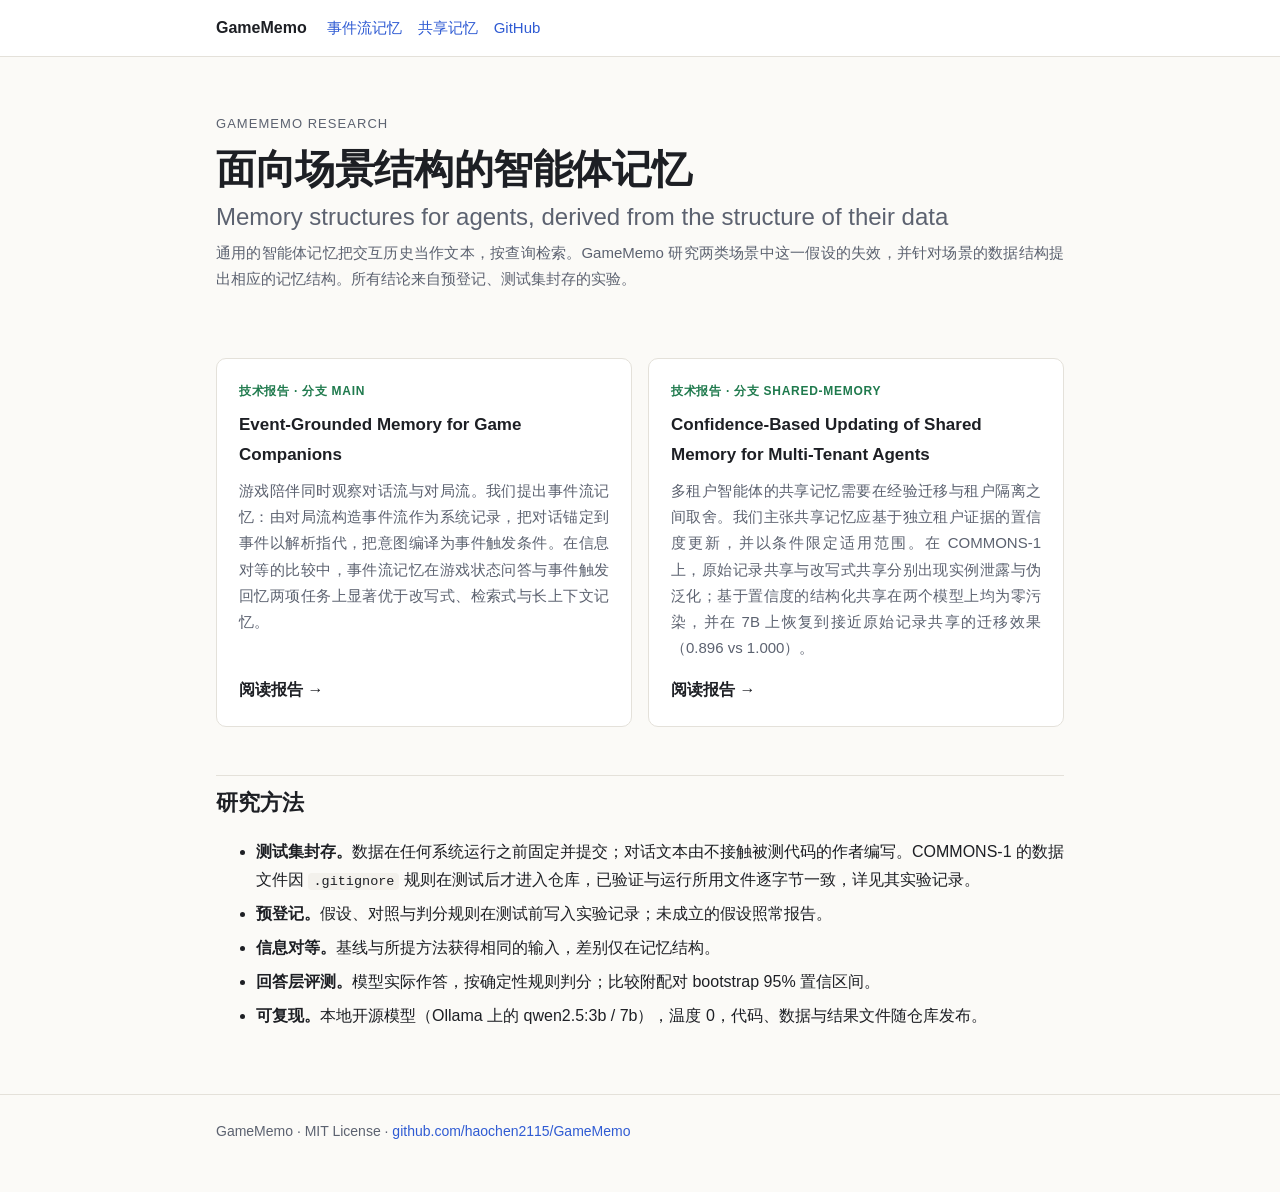
<file: index.html>
<!doctype html>
<html lang="zh-CN">
<head>
<meta charset="utf-8">
<meta name="viewport" content="width=device-width, initial-scale=1">
<title>GameMemo Research</title>
<meta name="description" content="GameMemo 项目：面向游戏陪伴的事件流记忆，以及多租户智能体共享记忆的置信度更新。">
<link rel="stylesheet" href="assets/style.css">
</head>
<body>
<header class="top"><div class="wrap">
  <a class="brand" href="./">GameMemo</a>
  <nav>
    <a href="game-memory/">事件流记忆</a>
    <a href="shared-memory/">共享记忆</a>
    <a href="https://github.com/haochen2115/GameMemo">GitHub</a>
  </nav>
</div></header>

<main class="wrap paper">
  <section class="hero">
    <p class="eyebrow">GameMemo Research</p>
    <h1>面向场景结构的智能体记忆<span class="sub">Memory structures for agents, derived from the structure of their data</span></h1>
    <p class="meta">通用的智能体记忆把交互历史当作文本，按查询检索。GameMemo 研究两类场景中这一假设的失效，并针对场景的数据结构提出相应的记忆结构。所有结论来自预登记、测试集封存的实验。</p>
  </section>

  <div class="cards">
    <a class="card" href="game-memory/" style="color:inherit;text-decoration:none">
      <div class="tag formal">技术报告 · 分支 main</div>
      <h3>Event-Grounded Memory for Game Companions</h3>
      <p>游戏陪伴同时观察对话流与对局流。我们提出事件流记忆：由对局流构造事件流作为系统记录，把对话锚定到事件以解析指代，把意图编译为事件触发条件。在信息对等的比较中，事件流记忆在游戏状态问答与事件触发回忆两项任务上显著优于改写式、检索式与长上下文记忆。</p>
      <span class="more">阅读报告 →</span>
    </a>
    <a class="card" href="shared-memory/" style="color:inherit;text-decoration:none">
      <div class="tag formal">技术报告 · 分支 shared-memory</div>
      <h3>Confidence-Based Updating of Shared Memory for Multi-Tenant Agents</h3>
      <p>多租户智能体的共享记忆需要在经验迁移与租户隔离之间取舍。我们主张共享记忆应基于独立租户证据的置信度更新，并以条件限定适用范围。在 COMMONS-1 上，原始记录共享与改写式共享分别出现实例泄露与伪泛化；基于置信度的结构化共享在两个模型上均为零污染，并在 7B 上恢复到接近原始记录共享的迁移效果（0.896 vs 1.000）。</p>
      <span class="more">阅读报告 →</span>
    </a>
  </div>

  <h2>研究方法</h2>
  <ul class="tight">
    <li><strong>测试集封存。</strong>数据在任何系统运行之前固定并提交；对话文本由不接触被测代码的作者编写。COMMONS-1 的数据文件因 <code>.gitignore</code> 规则在测试后才进入仓库，已验证与运行所用文件逐字节一致，详见其实验记录。</li>
    <li><strong>预登记。</strong>假设、对照与判分规则在测试前写入实验记录；未成立的假设照常报告。</li>
    <li><strong>信息对等。</strong>基线与所提方法获得相同的输入，差别仅在记忆结构。</li>
    <li><strong>回答层评测。</strong>模型实际作答，按确定性规则判分；比较附配对 bootstrap 95% 置信区间。</li>
    <li><strong>可复现。</strong>本地开源模型（Ollama 上的 qwen2.5:3b / 7b），温度 0，代码、数据与结果文件随仓库发布。</li>
  </ul>
</main>

<footer><div class="wrap">GameMemo · MIT License · <a href="https://github.com/haochen2115/GameMemo">github.com/haochen2115/GameMemo</a></div></footer>
</body>
</html>
</file>
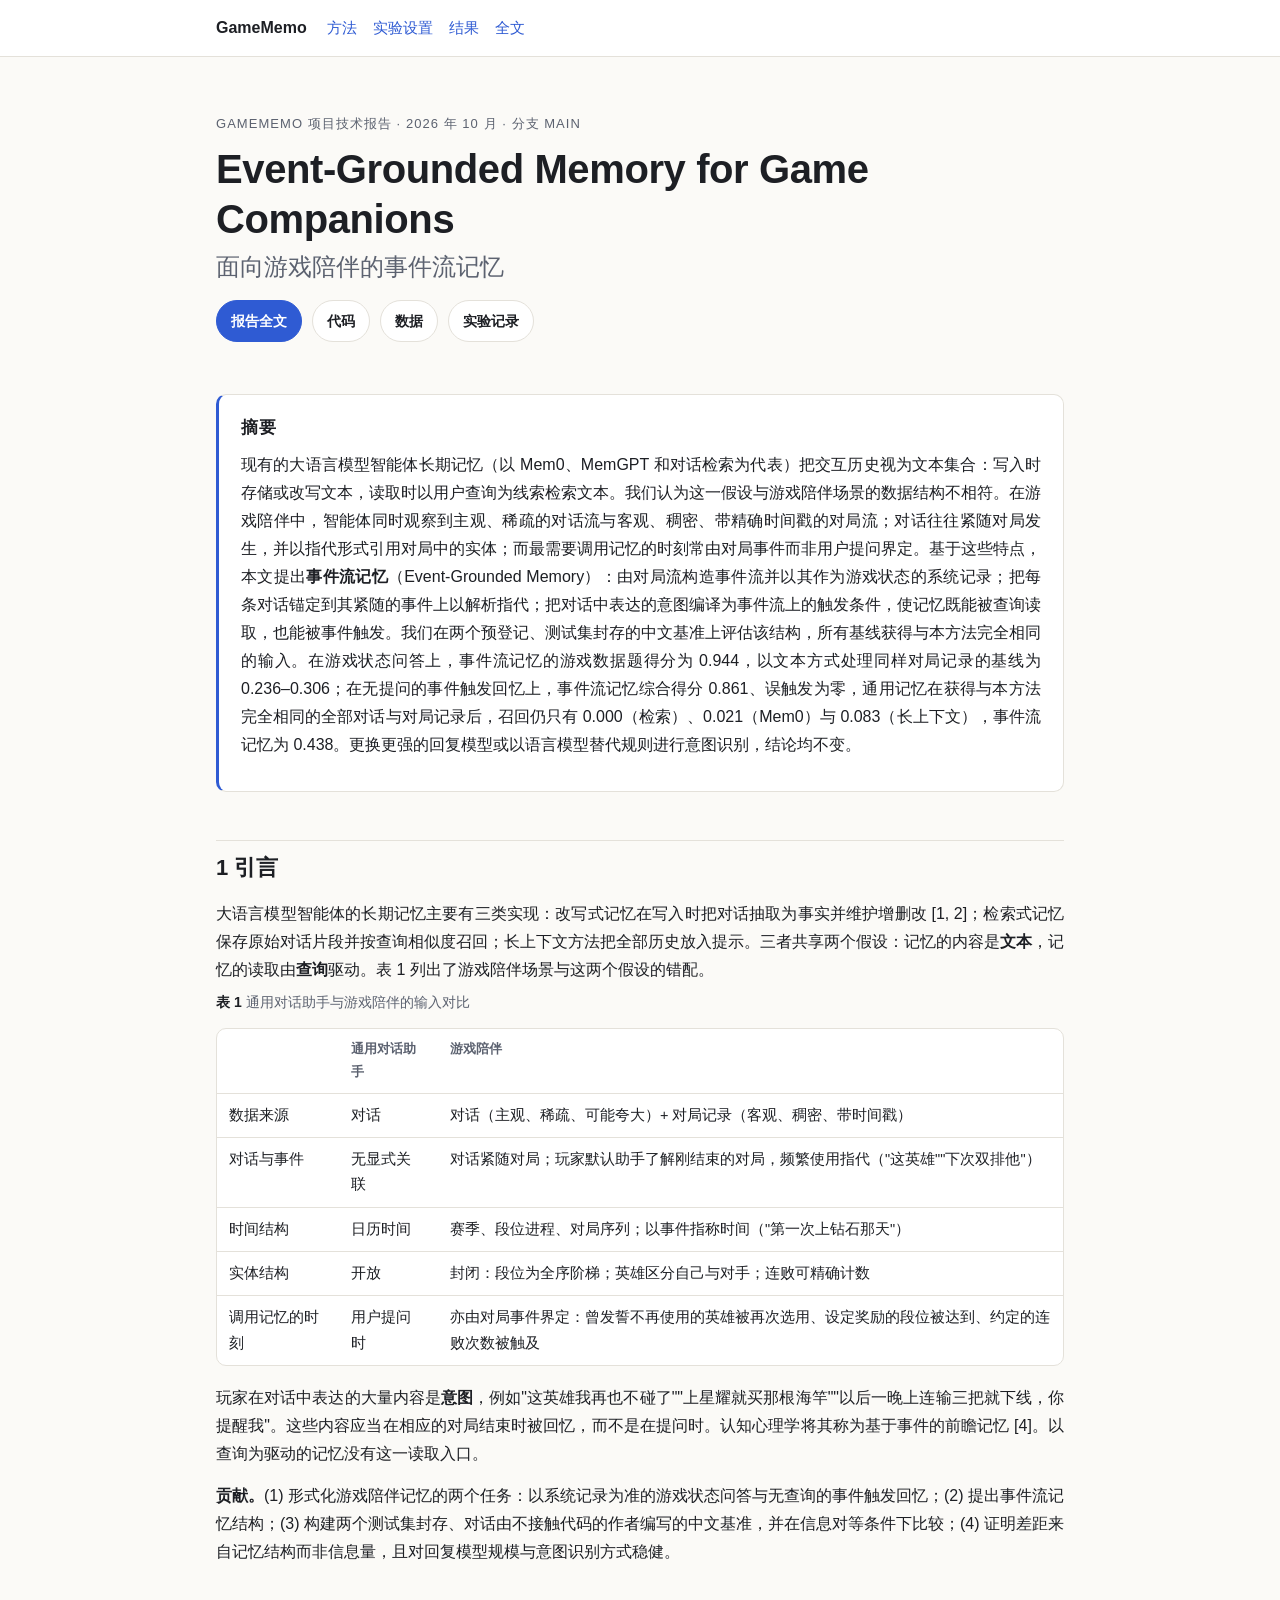
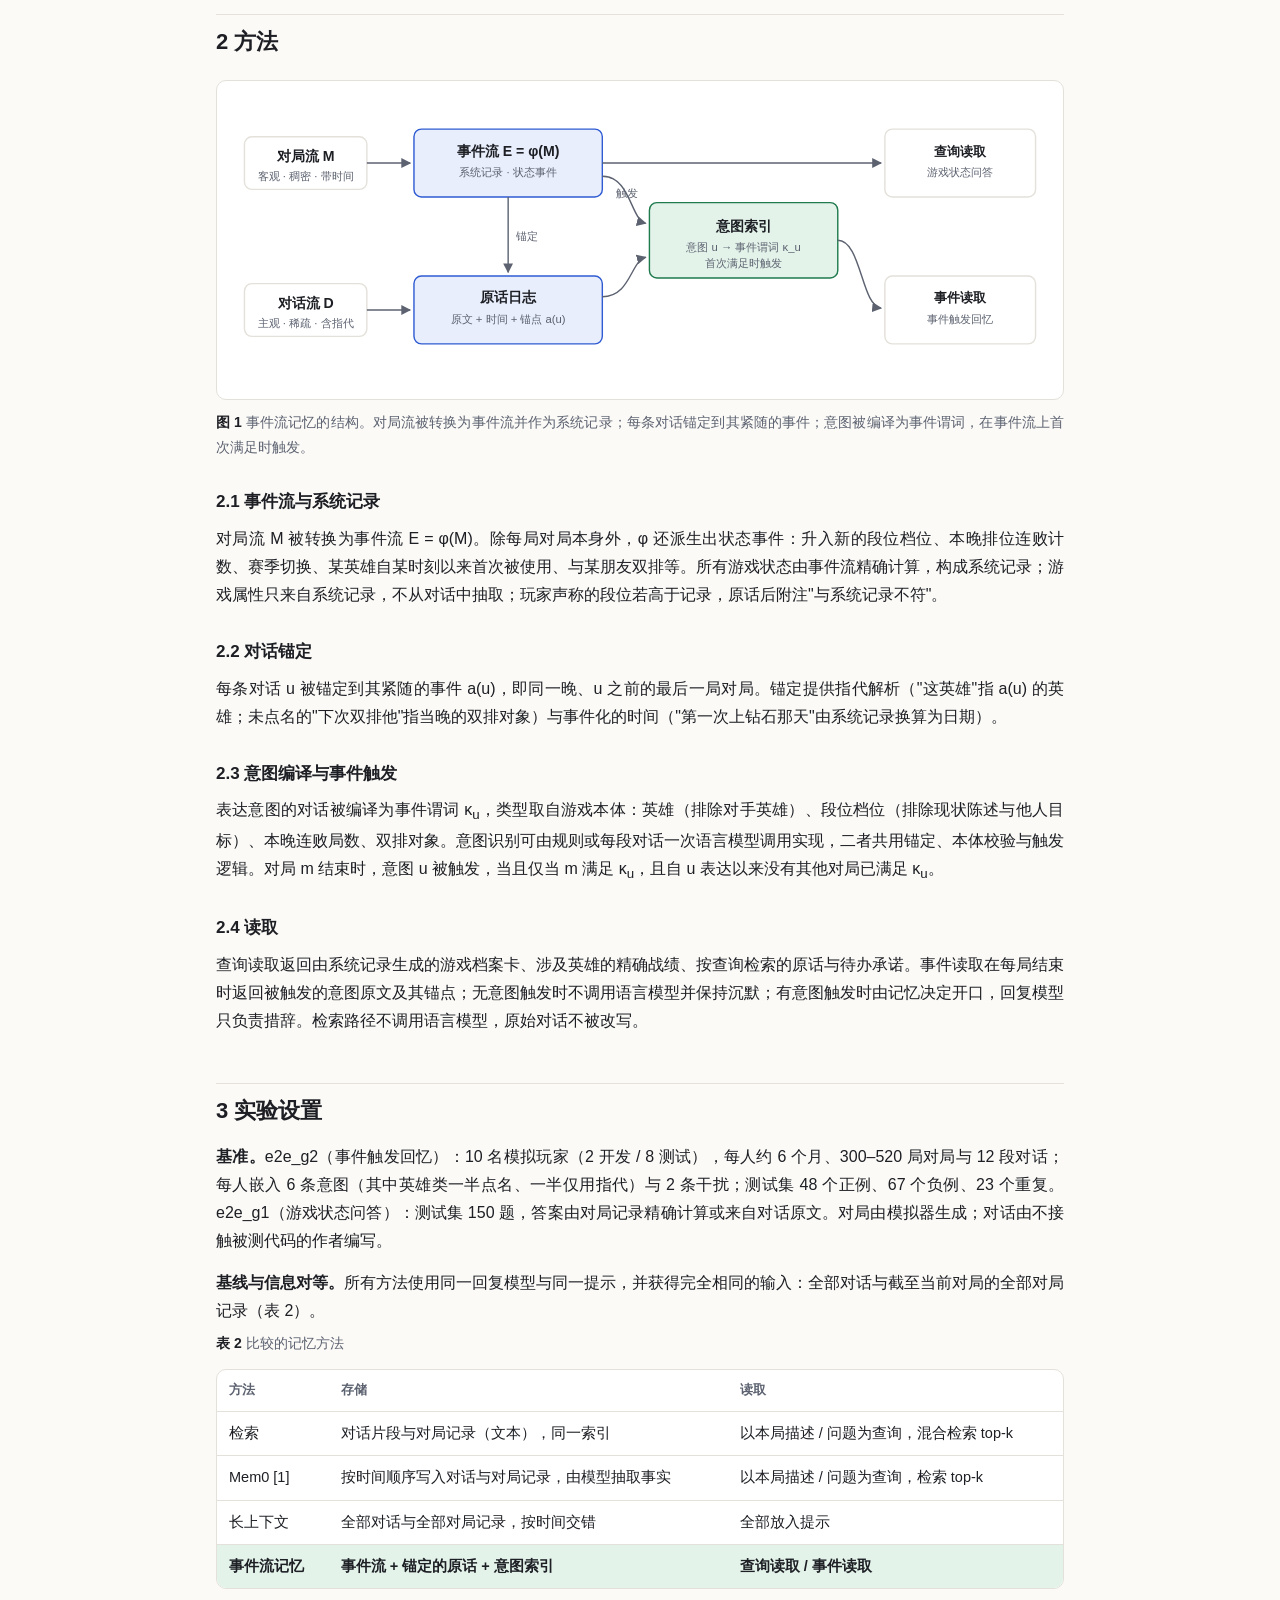
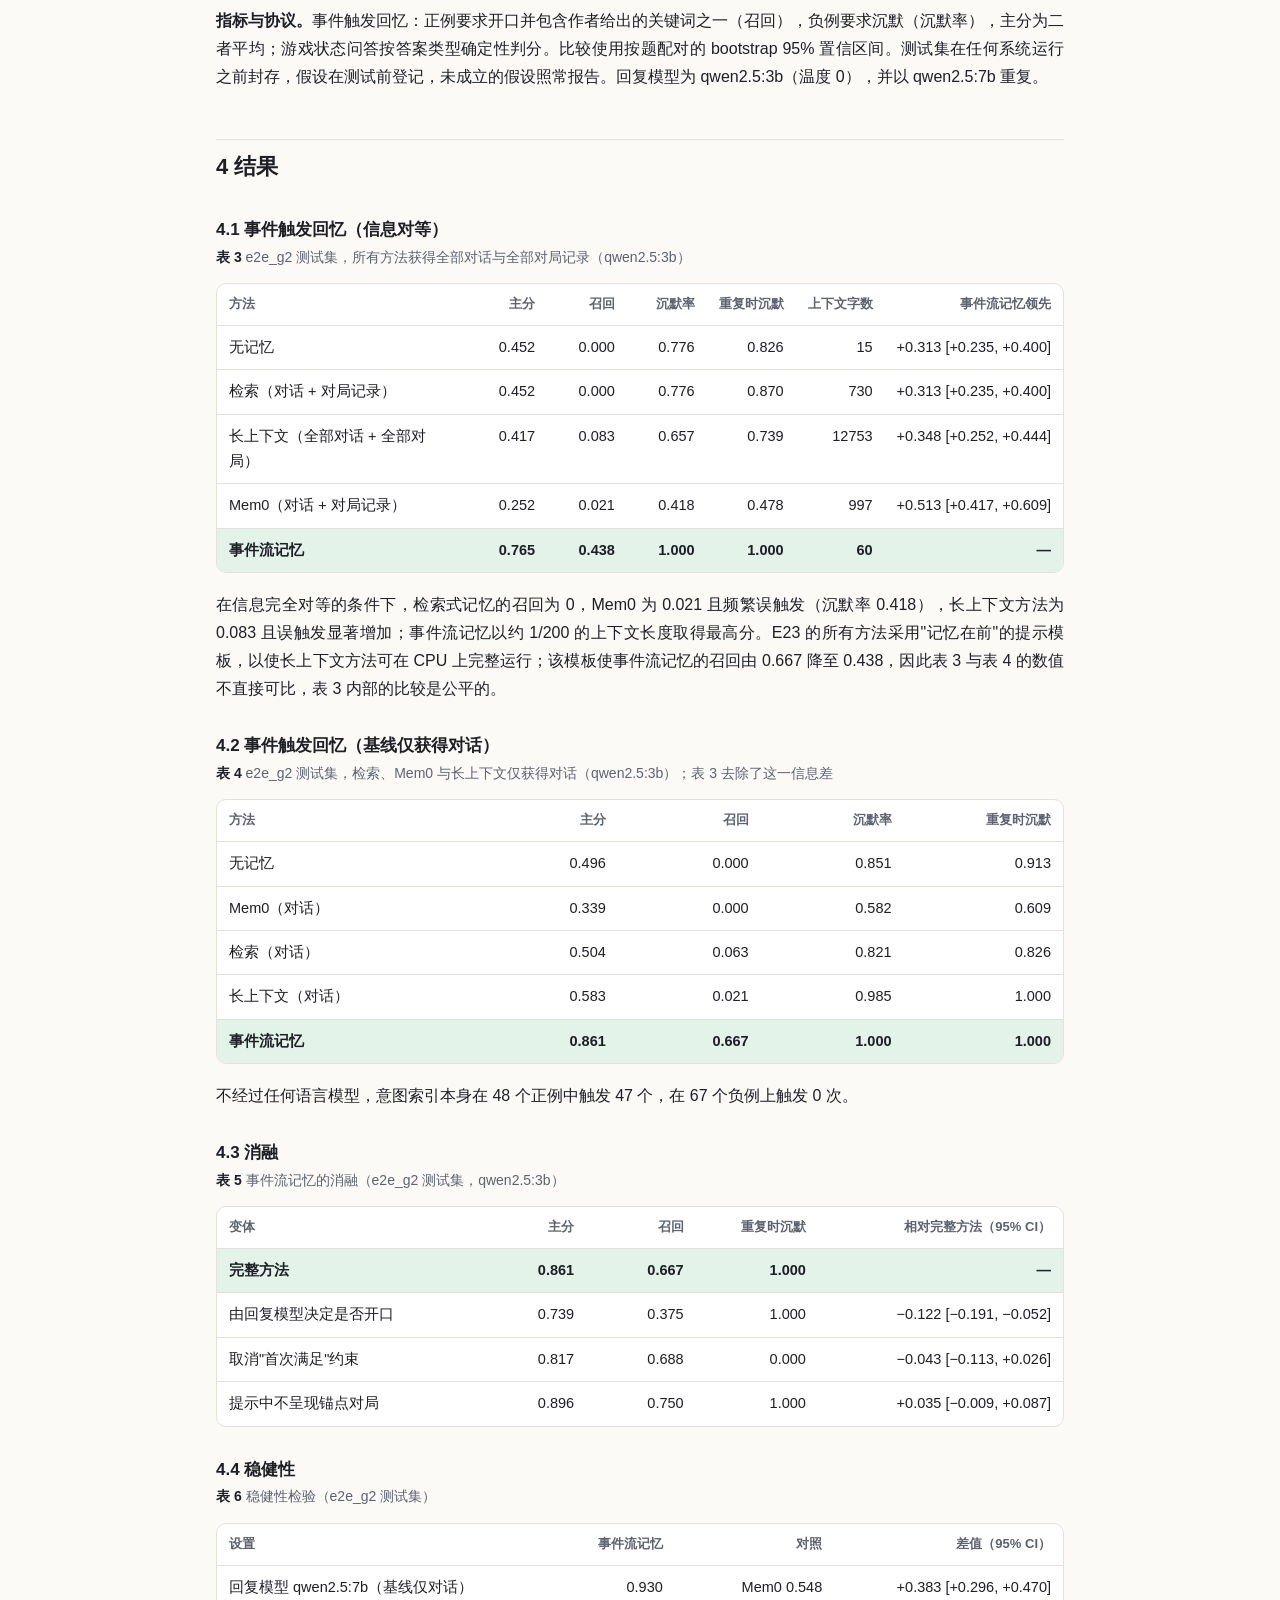
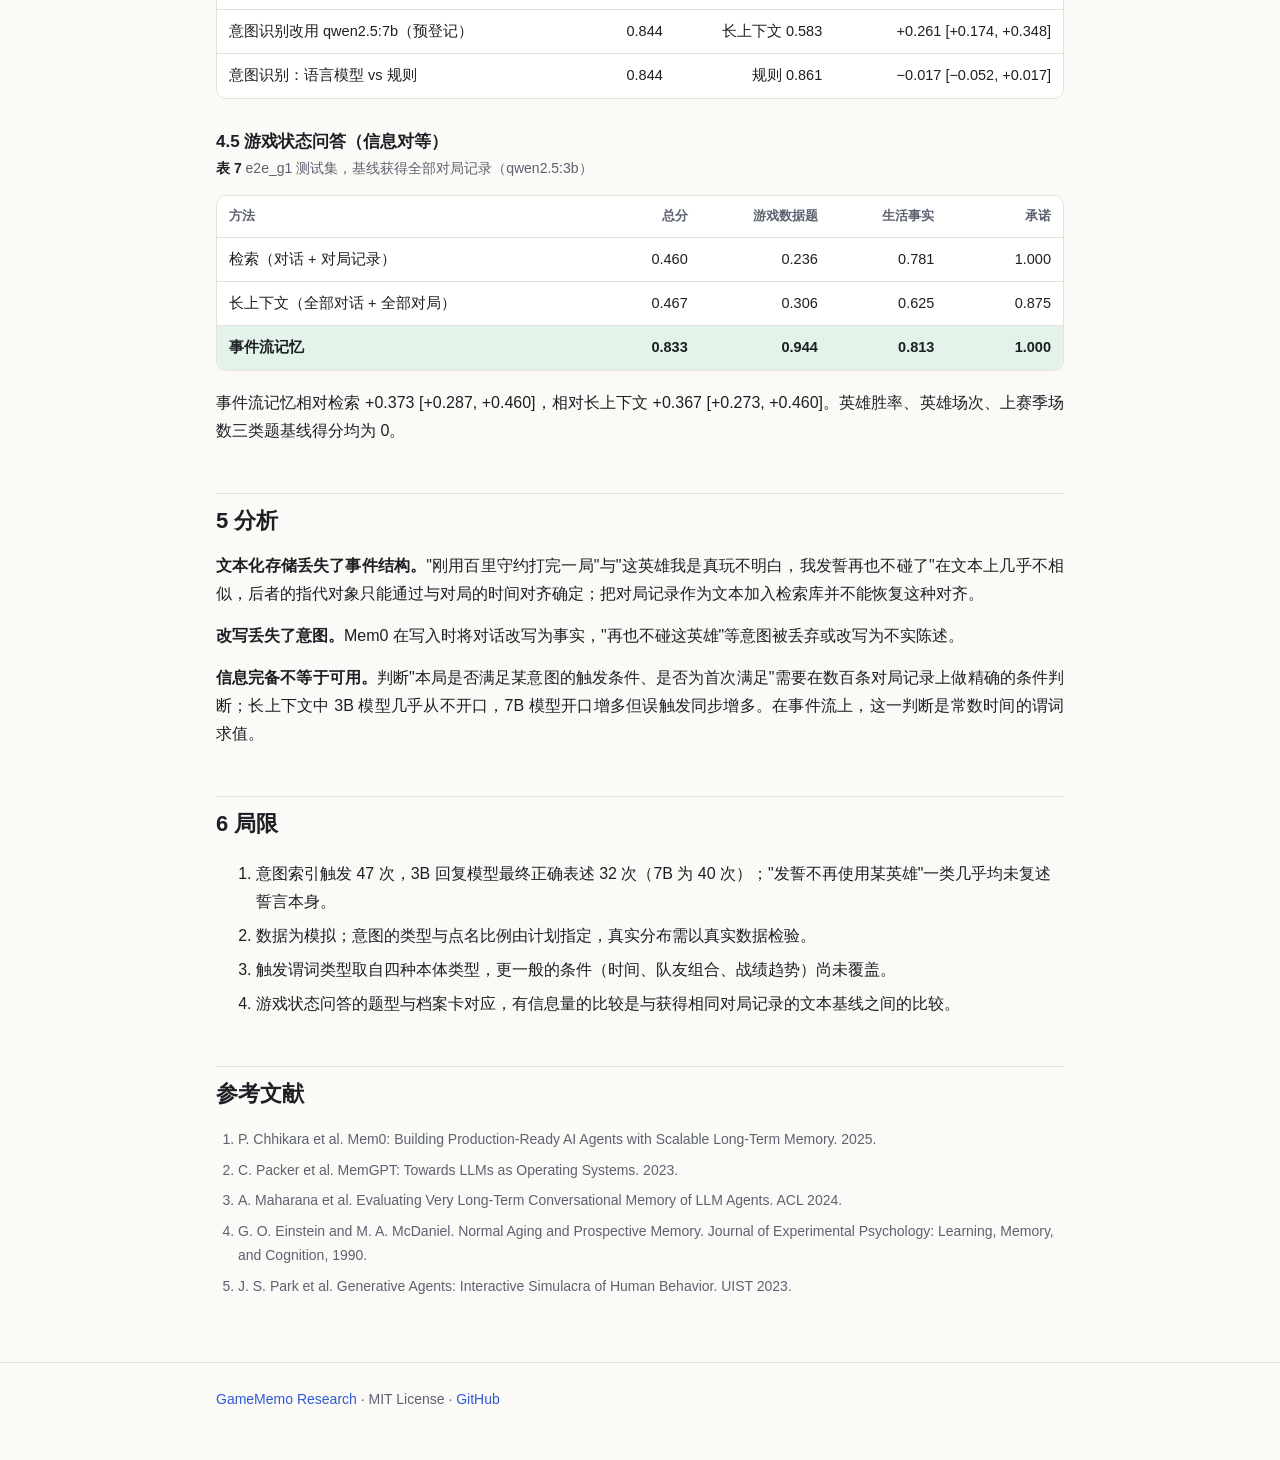
<file: game-memory/index.html>
<!doctype html>
<html lang="zh-CN">
<head>
<meta charset="utf-8">
<meta name="viewport" content="width=device-width, initial-scale=1">
<title>Event-Grounded Memory</title>
<meta name="description" content="Event-Grounded Memory for Game Companions. 面向游戏陪伴的事件流记忆：GameMemo 项目技术报告。">
<link rel="stylesheet" href="../assets/style.css">
</head>
<body>
<header class="top"><div class="wrap">
  <a class="brand" href="../">GameMemo</a>
  <nav>
    <a href="#method">方法</a>
    <a href="#setup">实验设置</a>
    <a href="#results">结果</a>
    <a href="https://github.com/haochen2115/GameMemo/blob/main/docs/PAPER.md">全文</a>
  </nav>
</div></header>

<main class="wrap paper">
<section class="hero">
  <p class="eyebrow">GameMemo 项目技术报告 · 2026 年 10 月 · 分支 main</p>
  <h1>Event-Grounded Memory for Game Companions<span class="sub">面向游戏陪伴的事件流记忆</span></h1>
  <div class="buttons">
    <a class="btn primary" href="https://github.com/haochen2115/GameMemo/blob/main/docs/PAPER.md">报告全文</a>
    <a class="btn" href="https://github.com/haochen2115/GameMemo/tree/main/gamememo/game">代码</a>
    <a class="btn" href="https://github.com/haochen2115/GameMemo/tree/main/bench/data">数据</a>
    <a class="btn" href="https://github.com/haochen2115/GameMemo/blob/main/docs/EXPERIMENTS.md">实验记录</a>
  </div>
</section>

<section class="abstract">
  <h2 class="plain">摘要</h2>
  <p>现有的大语言模型智能体长期记忆（以 Mem0、MemGPT 和对话检索为代表）把交互历史视为文本集合：写入时存储或改写文本，读取时以用户查询为线索检索文本。我们认为这一假设与游戏陪伴场景的数据结构不相符。在游戏陪伴中，智能体同时观察到主观、稀疏的对话流与客观、稠密、带精确时间戳的对局流；对话往往紧随对局发生，并以指代形式引用对局中的实体；而最需要调用记忆的时刻常由对局事件而非用户提问界定。基于这些特点，本文提出<strong>事件流记忆</strong>（Event-Grounded Memory）：由对局流构造事件流并以其作为游戏状态的系统记录；把每条对话锚定到其紧随的事件上以解析指代；把对话中表达的意图编译为事件流上的触发条件，使记忆既能被查询读取，也能被事件触发。我们在两个预登记、测试集封存的中文基准上评估该结构，所有基线获得与本方法完全相同的输入。在游戏状态问答上，事件流记忆的游戏数据题得分为 0.944，以文本方式处理同样对局记录的基线为 0.236–0.306；在无提问的事件触发回忆上，事件流记忆综合得分 0.861、误触发为零，通用记忆在获得与本方法完全相同的全部对话与对局记录后，召回仍只有 0.000（检索）、0.021（Mem0）与 0.083（长上下文），事件流记忆为 0.438。更换更强的回复模型或以语言模型替代规则进行意图识别，结论均不变。</p>
</section>

<h2 id="intro">1 引言</h2>
<p>大语言模型智能体的长期记忆主要有三类实现：改写式记忆在写入时把对话抽取为事实并维护增删改 [1, 2]；检索式记忆保存原始对话片段并按查询相似度召回；长上下文方法把全部历史放入提示。三者共享两个假设：记忆的内容是<strong>文本</strong>，记忆的读取由<strong>查询</strong>驱动。表 1 列出了游戏陪伴场景与这两个假设的错配。</p>
<p class="caption"><strong>表 1</strong> 通用对话助手与游戏陪伴的输入对比</p>
<div class="table-scroll"><table>
  <tr><th></th><th>通用对话助手</th><th>游戏陪伴</th></tr>
  <tr><td>数据来源</td><td>对话</td><td>对话（主观、稀疏、可能夸大）+ 对局记录（客观、稠密、带时间戳）</td></tr>
  <tr><td>对话与事件</td><td>无显式关联</td><td>对话紧随对局；玩家默认助手了解刚结束的对局，频繁使用指代（"这英雄""下次双排他"）</td></tr>
  <tr><td>时间结构</td><td>日历时间</td><td>赛季、段位进程、对局序列；以事件指称时间（"第一次上钻石那天"）</td></tr>
  <tr><td>实体结构</td><td>开放</td><td>封闭：段位为全序阶梯；英雄区分自己与对手；连败可精确计数</td></tr>
  <tr><td>调用记忆的时刻</td><td>用户提问时</td><td>亦由对局事件界定：曾发誓不再使用的英雄被再次选用、设定奖励的段位被达到、约定的连败次数被触及</td></tr>
</table></div>
<p>玩家在对话中表达的大量内容是<strong>意图</strong>，例如"这英雄我再也不碰了""上星耀就买那根海竿""以后一晚上连输三把就下线，你提醒我"。这些内容应当在相应的对局结束时被回忆，而不是在提问时。认知心理学将其称为基于事件的前瞻记忆 [4]。以查询为驱动的记忆没有这一读取入口。</p>
<p><strong>贡献。</strong>(1) 形式化游戏陪伴记忆的两个任务：以系统记录为准的游戏状态问答与无查询的事件触发回忆；(2) 提出事件流记忆结构；(3) 构建两个测试集封存、对话由不接触代码的作者编写的中文基准，并在信息对等条件下比较；(4) 证明差距来自记忆结构而非信息量，且对回复模型规模与意图识别方式稳健。</p>

<h2 id="method">2 方法</h2>
<div class="figure wide">
<svg viewBox="0 0 860 300" role="img" aria-label="事件流记忆结构：对局流转换为事件流（系统记录）；对话写入原话日志并锚定到事件；意图编译为事件谓词并由事件流触发。">
  <defs><marker id="arr" viewBox="0 0 10 10" refX="9" refY="5" markerWidth="7" markerHeight="7" orient="auto-start-reverse"><path d="M0,0 L10,5 L0,10 z" class="svg-arrow"/></marker></defs>
  <rect x="10" y="40" width="130" height="56" rx="8" class="svg-box"/>
  <text x="75" y="66" text-anchor="middle" class="svg-ink" font-size="15" font-weight="600">对局流 M</text>
  <text x="75" y="86" text-anchor="middle" class="svg-muted" font-size="12">客观 · 稠密 · 带时间</text>
  <rect x="10" y="196" width="130" height="56" rx="8" class="svg-box"/>
  <text x="75" y="222" text-anchor="middle" class="svg-ink" font-size="15" font-weight="600">对话流 D</text>
  <text x="75" y="242" text-anchor="middle" class="svg-muted" font-size="12">主观 · 稀疏 · 含指代</text>
  <rect x="190" y="32" width="200" height="72" rx="8" class="svg-box-accent"/>
  <text x="290" y="60" text-anchor="middle" class="svg-ink" font-size="15" font-weight="600">事件流 E = φ(M)</text>
  <text x="290" y="82" text-anchor="middle" class="svg-muted" font-size="12">系统记录 · 状态事件</text>
  <rect x="190" y="188" width="200" height="72" rx="8" class="svg-box-accent"/>
  <text x="290" y="216" text-anchor="middle" class="svg-ink" font-size="15" font-weight="600">原话日志</text>
  <text x="290" y="238" text-anchor="middle" class="svg-muted" font-size="12">原文 + 时间 + 锚点 a(u)</text>
  <rect x="440" y="110" width="200" height="80" rx="8" class="svg-box-good"/>
  <text x="540" y="140" text-anchor="middle" class="svg-ink" font-size="15" font-weight="600">意图索引</text>
  <text x="540" y="161" text-anchor="middle" class="svg-muted" font-size="12">意图 u → 事件谓词 κ_u</text>
  <text x="540" y="178" text-anchor="middle" class="svg-muted" font-size="12">首次满足时触发</text>
  <rect x="690" y="32" width="160" height="72" rx="8" class="svg-box"/>
  <text x="770" y="60" text-anchor="middle" class="svg-ink" font-size="14" font-weight="600">查询读取</text>
  <text x="770" y="82" text-anchor="middle" class="svg-muted" font-size="12">游戏状态问答</text>
  <rect x="690" y="188" width="160" height="72" rx="8" class="svg-box"/>
  <text x="770" y="216" text-anchor="middle" class="svg-ink" font-size="14" font-weight="600">事件读取</text>
  <text x="770" y="238" text-anchor="middle" class="svg-muted" font-size="12">事件触发回忆</text>
  <line x1="140" y1="68" x2="186" y2="68" class="svg-line" marker-end="url(#arr)"/>
  <line x1="140" y1="224" x2="186" y2="224" class="svg-line" marker-end="url(#arr)"/>
  <path d="M290 104 L290 184" class="svg-line" marker-end="url(#arr)"/>
  <text x="298" y="150" class="svg-muted" font-size="12">锚定</text>
  <path d="M390 82 C 420 82, 420 128, 436 132" class="svg-line" marker-end="url(#arr)"/>
  <text x="404" y="104" class="svg-muted" font-size="12">触发</text>
  <path d="M390 210 C 420 210, 420 172, 436 168" class="svg-line" marker-end="url(#arr)"/>
  <line x1="390" y1="68" x2="686" y2="68" class="svg-line" marker-end="url(#arr)"/>
  <path d="M640 150 C 665 150, 665 220, 686 222" class="svg-line" marker-end="url(#arr)"/>
</svg>
</div>
<p class="caption"><strong>图 1</strong> 事件流记忆的结构。对局流被转换为事件流并作为系统记录；每条对话锚定到其紧随的事件；意图被编译为事件谓词，在事件流上首次满足时触发。</p>

<h3>2.1 事件流与系统记录</h3>
<p>对局流 M 被转换为事件流 E = φ(M)。除每局对局本身外，φ 还派生出状态事件：升入新的段位档位、本晚排位连败计数、赛季切换、某英雄自某时刻以来首次被使用、与某朋友双排等。所有游戏状态由事件流精确计算，构成系统记录；游戏属性只来自系统记录，不从对话中抽取；玩家声称的段位若高于记录，原话后附注"与系统记录不符"。</p>
<h3>2.2 对话锚定</h3>
<p>每条对话 u 被锚定到其紧随的事件 a(u)，即同一晚、u 之前的最后一局对局。锚定提供指代解析（"这英雄"指 a(u) 的英雄；未点名的"下次双排他"指当晚的双排对象）与事件化的时间（"第一次上钻石那天"由系统记录换算为日期）。</p>
<h3>2.3 意图编译与事件触发</h3>
<p>表达意图的对话被编译为事件谓词 κ<sub>u</sub>，类型取自游戏本体：英雄（排除对手英雄）、段位档位（排除现状陈述与他人目标）、本晚连败局数、双排对象。意图识别可由规则或每段对话一次语言模型调用实现，二者共用锚定、本体校验与触发逻辑。对局 m 结束时，意图 u 被触发，当且仅当 m 满足 κ<sub>u</sub>，且自 u 表达以来没有其他对局已满足 κ<sub>u</sub>。</p>
<h3>2.4 读取</h3>
<p>查询读取返回由系统记录生成的游戏档案卡、涉及英雄的精确战绩、按查询检索的原话与待办承诺。事件读取在每局结束时返回被触发的意图原文及其锚点；无意图触发时不调用语言模型并保持沉默；有意图触发时由记忆决定开口，回复模型只负责措辞。检索路径不调用语言模型，原始对话不被改写。</p>

<h2 id="setup">3 实验设置</h2>
<p><strong>基准。</strong>e2e_g2（事件触发回忆）：10 名模拟玩家（2 开发 / 8 测试），每人约 6 个月、300–520 局对局与 12 段对话；每人嵌入 6 条意图（其中英雄类一半点名、一半仅用指代）与 2 条干扰；测试集 48 个正例、67 个负例、23 个重复。e2e_g1（游戏状态问答）：测试集 150 题，答案由对局记录精确计算或来自对话原文。对局由模拟器生成；对话由不接触被测代码的作者编写。</p>
<p><strong>基线与信息对等。</strong>所有方法使用同一回复模型与同一提示，并获得完全相同的输入：全部对话与截至当前对局的全部对局记录（表 2）。</p>
<p class="caption"><strong>表 2</strong> 比较的记忆方法</p>
<div class="table-scroll"><table>
  <tr><th>方法</th><th>存储</th><th>读取</th></tr>
  <tr><td>检索</td><td>对话片段与对局记录（文本），同一索引</td><td>以本局描述 / 问题为查询，混合检索 top-k</td></tr>
  <tr><td>Mem0 [1]</td><td>按时间顺序写入对话与对局记录，由模型抽取事实</td><td>以本局描述 / 问题为查询，检索 top-k</td></tr>
  <tr><td>长上下文</td><td>全部对话与全部对局记录，按时间交错</td><td>全部放入提示</td></tr>
  <tr class="ours"><td>事件流记忆</td><td>事件流 + 锚定的原话 + 意图索引</td><td>查询读取 / 事件读取</td></tr>
</table></div>
<p><strong>指标与协议。</strong>事件触发回忆：正例要求开口并包含作者给出的关键词之一（召回），负例要求沉默（沉默率），主分为二者平均；游戏状态问答按答案类型确定性判分。比较使用按题配对的 bootstrap 95% 置信区间。测试集在任何系统运行之前封存，假设在测试前登记，未成立的假设照常报告。回复模型为 qwen2.5:3b（温度 0），并以 qwen2.5:7b 重复。</p>

<h2 id="results">4 结果</h2>
<h3>4.1 事件触发回忆（信息对等）</h3>
<p class="caption"><strong>表 3</strong> e2e_g2 测试集，所有方法获得全部对话与全部对局记录（qwen2.5:3b）</p>
<div class="table-scroll" id="e23-table"><table>
  <tr><th>方法</th><th class="num">主分</th><th class="num">召回</th><th class="num">沉默率</th><th class="num">重复时沉默</th><th class="num">上下文字数</th><th class="num">事件流记忆领先</th></tr>
  <tr><td>无记忆</td><td class="num">0.452</td><td class="num">0.000</td><td class="num">0.776</td><td class="num">0.826</td><td class="num">15</td><td class="num">+0.313 [+0.235, +0.400]</td></tr>
  <tr><td>检索（对话 + 对局记录）</td><td class="num">0.452</td><td class="num">0.000</td><td class="num">0.776</td><td class="num">0.870</td><td class="num">730</td><td class="num">+0.313 [+0.235, +0.400]</td></tr>
  <tr><td>长上下文（全部对话 + 全部对局）</td><td class="num">0.417</td><td class="num">0.083</td><td class="num">0.657</td><td class="num">0.739</td><td class="num">12753</td><td class="num">+0.348 [+0.252, +0.444]</td></tr>
  <tr><td>Mem0（对话 + 对局记录）</td><td class="num">0.252</td><td class="num">0.021</td><td class="num">0.418</td><td class="num">0.478</td><td class="num">997</td><td class="num">+0.513 [+0.417, +0.609]</td></tr>
  <tr class="ours"><td>事件流记忆</td><td class="num">0.765</td><td class="num">0.438</td><td class="num">1.000</td><td class="num">1.000</td><td class="num">60</td><td class="num">—</td></tr>
</table></div>
<p>在信息完全对等的条件下，检索式记忆的召回为 0，Mem0 为 0.021 且频繁误触发（沉默率 0.418），长上下文方法为 0.083 且误触发显著增加；事件流记忆以约 1/200 的上下文长度取得最高分。E23 的所有方法采用"记忆在前"的提示模板，以使长上下文方法可在 CPU 上完整运行；该模板使事件流记忆的召回由 0.667 降至 0.438，因此表 3 与表 4 的数值不直接可比，表 3 内部的比较是公平的。</p>

<h3>4.2 事件触发回忆（基线仅获得对话）</h3>
<p class="caption"><strong>表 4</strong> e2e_g2 测试集，检索、Mem0 与长上下文仅获得对话（qwen2.5:3b）；表 3 去除了这一信息差</p>
<div class="table-scroll"><table>
  <tr><th>方法</th><th class="num">主分</th><th class="num">召回</th><th class="num">沉默率</th><th class="num">重复时沉默</th></tr>
  <tr><td>无记忆</td><td class="num">0.496</td><td class="num">0.000</td><td class="num">0.851</td><td class="num">0.913</td></tr>
  <tr><td>Mem0（对话）</td><td class="num">0.339</td><td class="num">0.000</td><td class="num">0.582</td><td class="num">0.609</td></tr>
  <tr><td>检索（对话）</td><td class="num">0.504</td><td class="num">0.063</td><td class="num">0.821</td><td class="num">0.826</td></tr>
  <tr><td>长上下文（对话）</td><td class="num">0.583</td><td class="num">0.021</td><td class="num">0.985</td><td class="num">1.000</td></tr>
  <tr class="ours"><td>事件流记忆</td><td class="num">0.861</td><td class="num">0.667</td><td class="num">1.000</td><td class="num">1.000</td></tr>
</table></div>
<p>不经过任何语言模型，意图索引本身在 48 个正例中触发 47 个，在 67 个负例上触发 0 次。</p>

<h3>4.3 消融</h3>
<p class="caption"><strong>表 5</strong> 事件流记忆的消融（e2e_g2 测试集，qwen2.5:3b）</p>
<div class="table-scroll"><table>
  <tr><th>变体</th><th class="num">主分</th><th class="num">召回</th><th class="num">重复时沉默</th><th class="num">相对完整方法（95% CI）</th></tr>
  <tr class="ours"><td>完整方法</td><td class="num">0.861</td><td class="num">0.667</td><td class="num">1.000</td><td class="num">—</td></tr>
  <tr><td>由回复模型决定是否开口</td><td class="num">0.739</td><td class="num">0.375</td><td class="num">1.000</td><td class="num">−0.122 [−0.191, −0.052]</td></tr>
  <tr><td>取消"首次满足"约束</td><td class="num">0.817</td><td class="num">0.688</td><td class="num">0.000</td><td class="num">−0.043 [−0.113, +0.026]</td></tr>
  <tr><td>提示中不呈现锚点对局</td><td class="num">0.896</td><td class="num">0.750</td><td class="num">1.000</td><td class="num">+0.035 [−0.009, +0.087]</td></tr>
</table></div>

<h3>4.4 稳健性</h3>
<p class="caption"><strong>表 6</strong> 稳健性检验（e2e_g2 测试集）</p>
<div class="table-scroll"><table>
  <tr><th>设置</th><th class="num">事件流记忆</th><th class="num">对照</th><th class="num">差值（95% CI）</th></tr>
  <tr><td>回复模型 qwen2.5:7b（基线仅对话）</td><td class="num">0.930</td><td class="num">Mem0 0.548</td><td class="num">+0.383 [+0.296, +0.470]</td></tr>
  <tr><td>意图识别改用 qwen2.5:7b（预登记）</td><td class="num">0.844</td><td class="num">长上下文 0.583</td><td class="num">+0.261 [+0.174, +0.348]</td></tr>
  <tr><td>意图识别：语言模型 vs 规则</td><td class="num">0.844</td><td class="num">规则 0.861</td><td class="num">−0.017 [−0.052, +0.017]</td></tr>
</table></div>

<h3>4.5 游戏状态问答（信息对等）</h3>
<p class="caption"><strong>表 7</strong> e2e_g1 测试集，基线获得全部对局记录（qwen2.5:3b）</p>
<div class="table-scroll"><table>
  <tr><th>方法</th><th class="num">总分</th><th class="num">游戏数据题</th><th class="num">生活事实</th><th class="num">承诺</th></tr>
  <tr><td>检索（对话 + 对局记录）</td><td class="num">0.460</td><td class="num">0.236</td><td class="num">0.781</td><td class="num">1.000</td></tr>
  <tr><td>长上下文（全部对话 + 全部对局）</td><td class="num">0.467</td><td class="num">0.306</td><td class="num">0.625</td><td class="num">0.875</td></tr>
  <tr class="ours"><td>事件流记忆</td><td class="num">0.833</td><td class="num">0.944</td><td class="num">0.813</td><td class="num">1.000</td></tr>
</table></div>
<p>事件流记忆相对检索 +0.373 [+0.287, +0.460]，相对长上下文 +0.367 [+0.273, +0.460]。英雄胜率、英雄场次、上赛季场数三类题基线得分均为 0。</p>

<h2 id="analysis">5 分析</h2>
<p><strong>文本化存储丢失了事件结构。</strong>"刚用百里守约打完一局"与"这英雄我是真玩不明白，我发誓再也不碰了"在文本上几乎不相似，后者的指代对象只能通过与对局的时间对齐确定；把对局记录作为文本加入检索库并不能恢复这种对齐。</p>
<p><strong>改写丢失了意图。</strong>Mem0 在写入时将对话改写为事实，"再也不碰这英雄"等意图被丢弃或改写为不实陈述。</p>
<p><strong>信息完备不等于可用。</strong>判断"本局是否满足某意图的触发条件、是否为首次满足"需要在数百条对局记录上做精确的条件判断；长上下文中 3B 模型几乎从不开口，7B 模型开口增多但误触发同步增多。在事件流上，这一判断是常数时间的谓词求值。</p>

<h2>6 局限</h2>
<ol class="contrib">
  <li>意图索引触发 47 次，3B 回复模型最终正确表述 32 次（7B 为 40 次）；"发誓不再使用某英雄"一类几乎均未复述誓言本身。</li>
  <li>数据为模拟；意图的类型与点名比例由计划指定，真实分布需以真实数据检验。</li>
  <li>触发谓词类型取自四种本体类型，更一般的条件（时间、队友组合、战绩趋势）尚未覆盖。</li>
  <li>游戏状态问答的题型与档案卡对应，有信息量的比较是与获得相同对局记录的文本基线之间的比较。</li>
</ol>

<h2>参考文献</h2>
<ol class="refs">
  <li>P. Chhikara et al. Mem0: Building Production-Ready AI Agents with Scalable Long-Term Memory. 2025.</li>
  <li>C. Packer et al. MemGPT: Towards LLMs as Operating Systems. 2023.</li>
  <li>A. Maharana et al. Evaluating Very Long-Term Conversational Memory of LLM Agents. ACL 2024.</li>
  <li>G. O. Einstein and M. A. McDaniel. Normal Aging and Prospective Memory. Journal of Experimental Psychology: Learning, Memory, and Cognition, 1990.</li>
  <li>J. S. Park et al. Generative Agents: Interactive Simulacra of Human Behavior. UIST 2023.</li>
</ol>
</main>

<footer><div class="wrap"><a href="../">GameMemo Research</a> · MIT License · <a href="https://github.com/haochen2115/GameMemo">GitHub</a></div></footer>
</body>
</html>
</file>
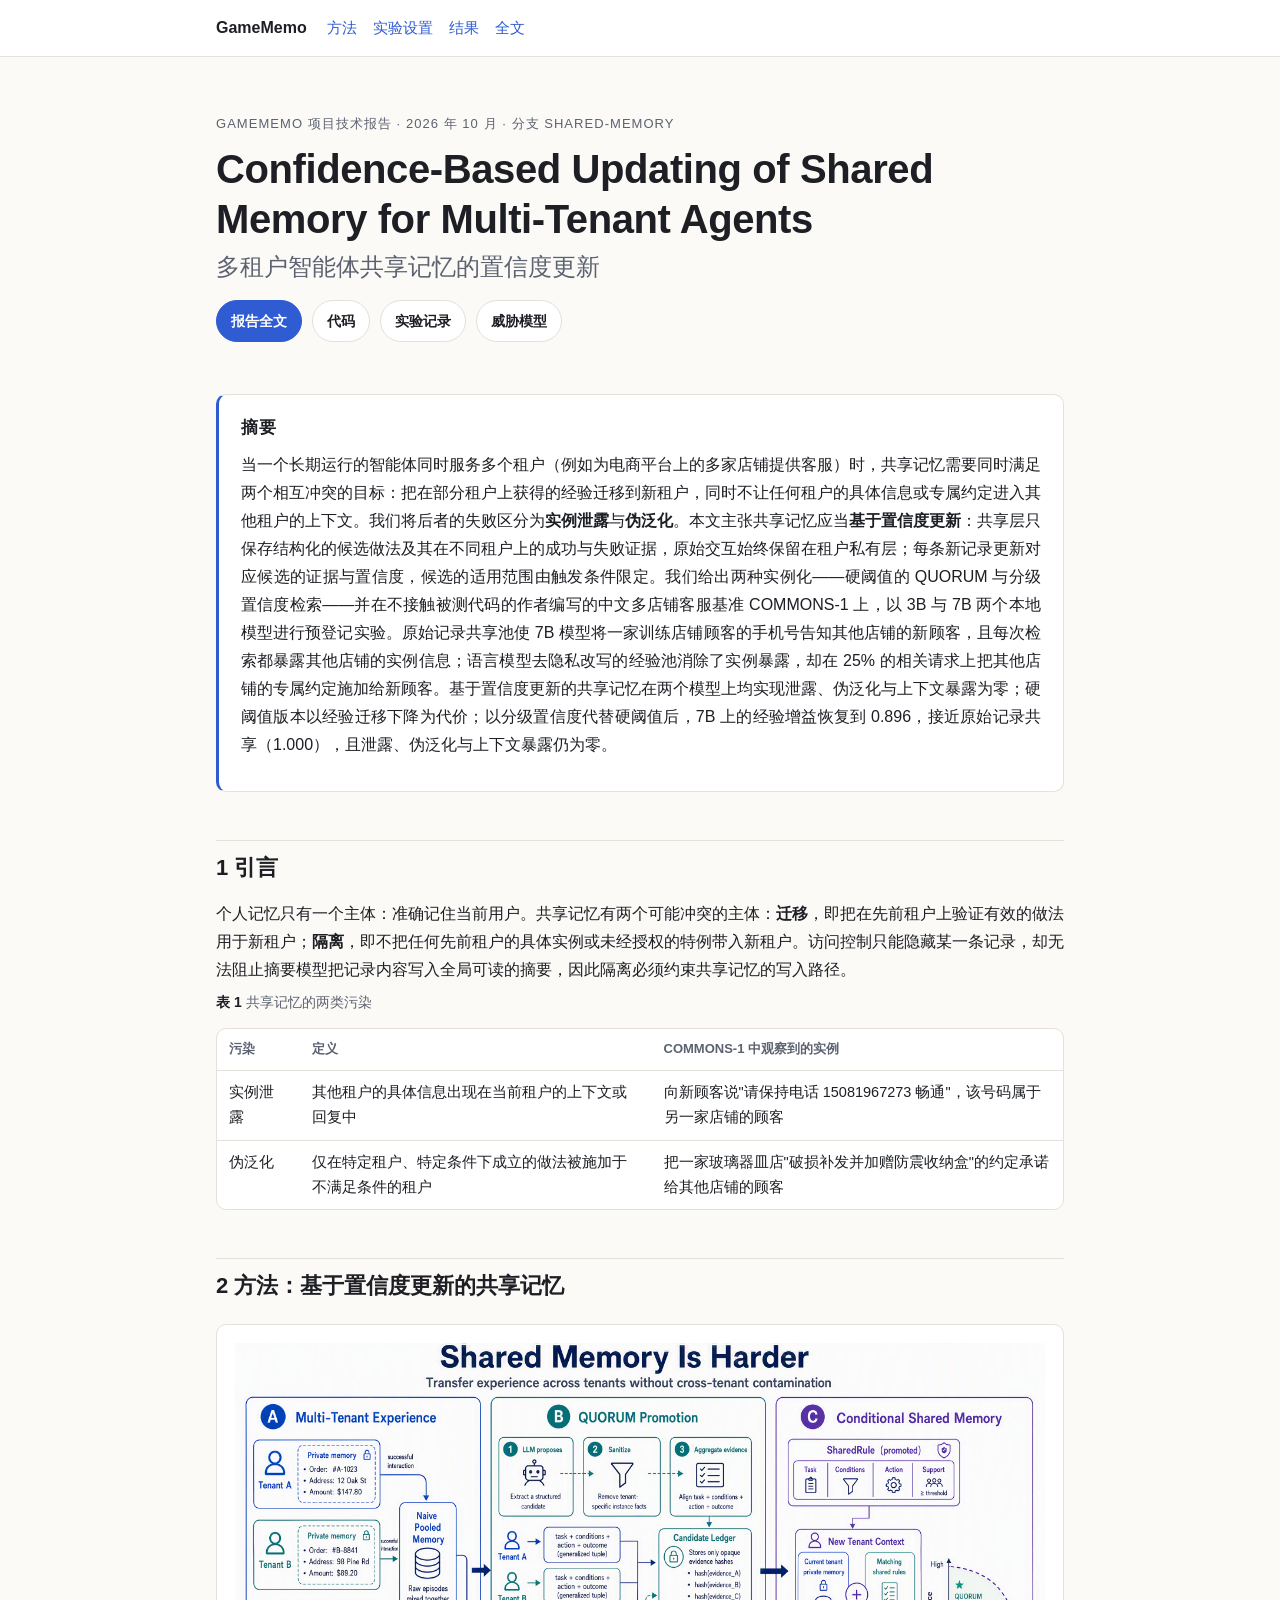
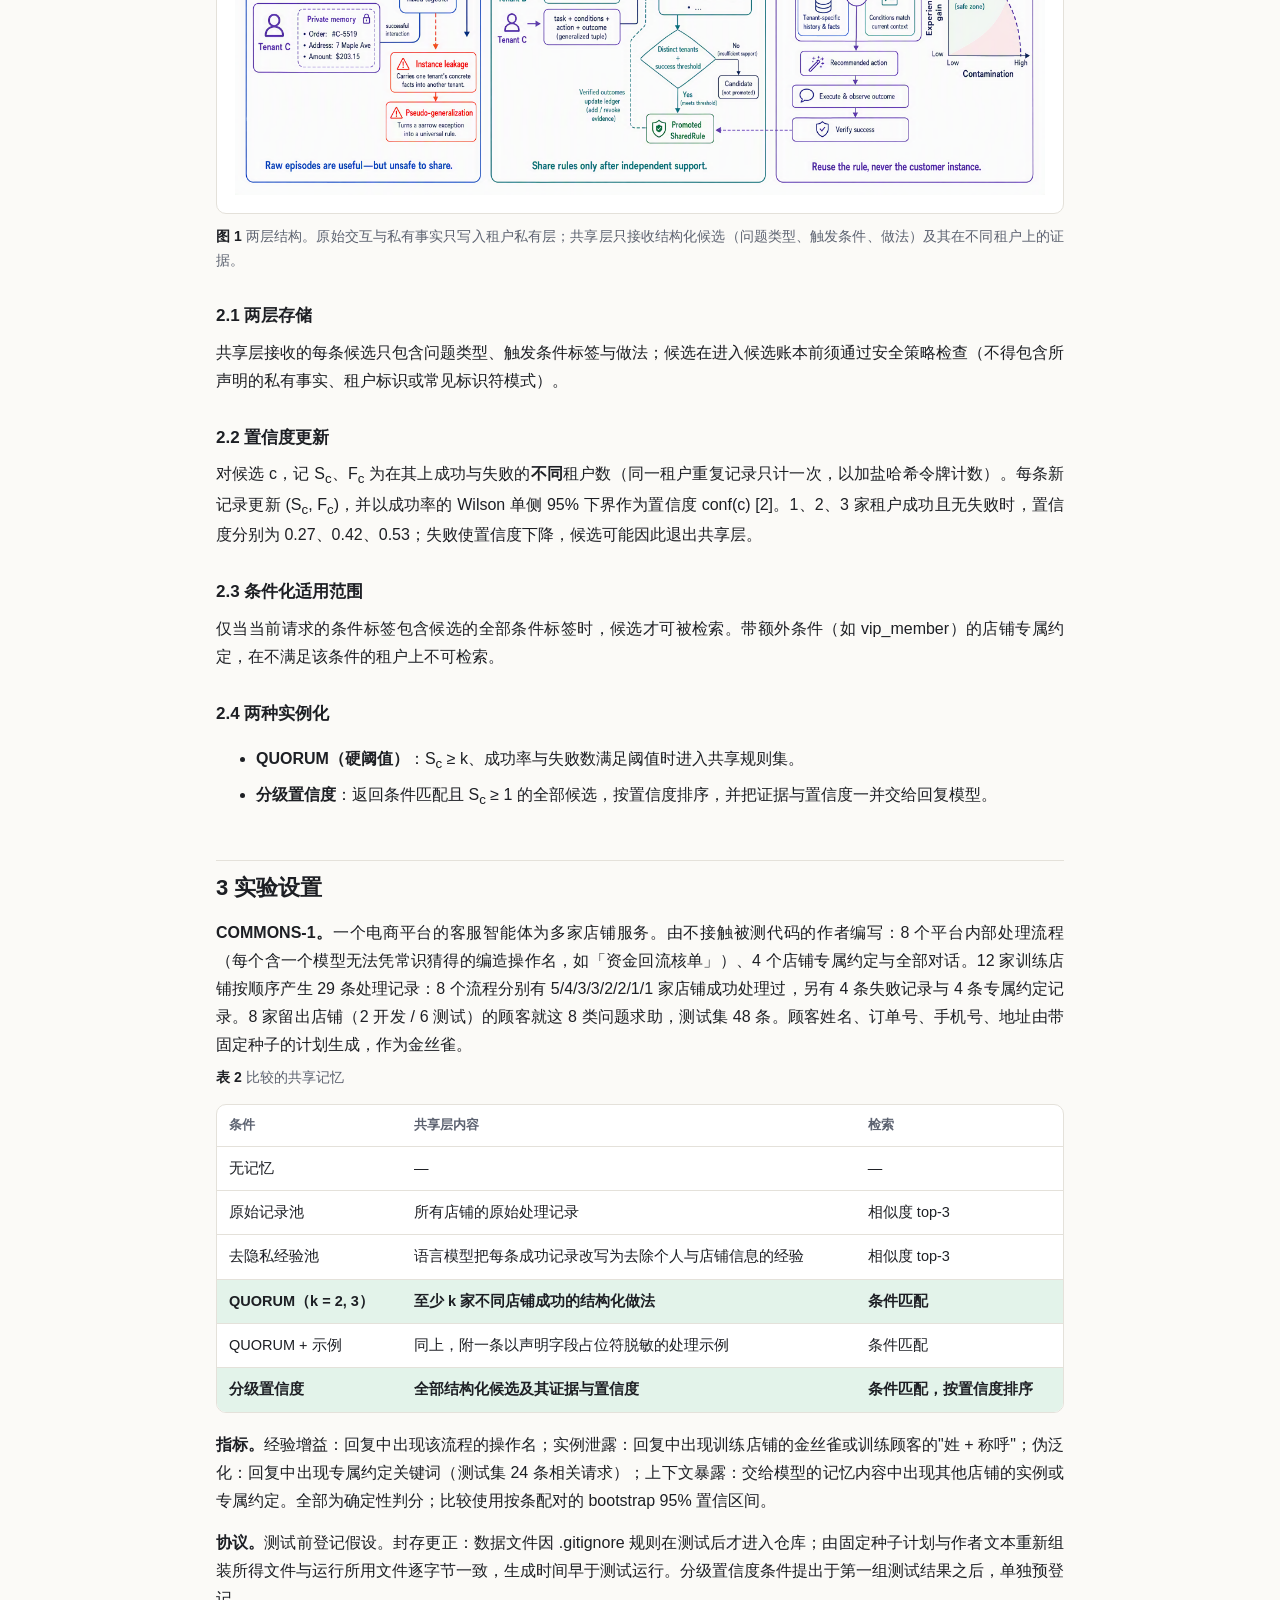
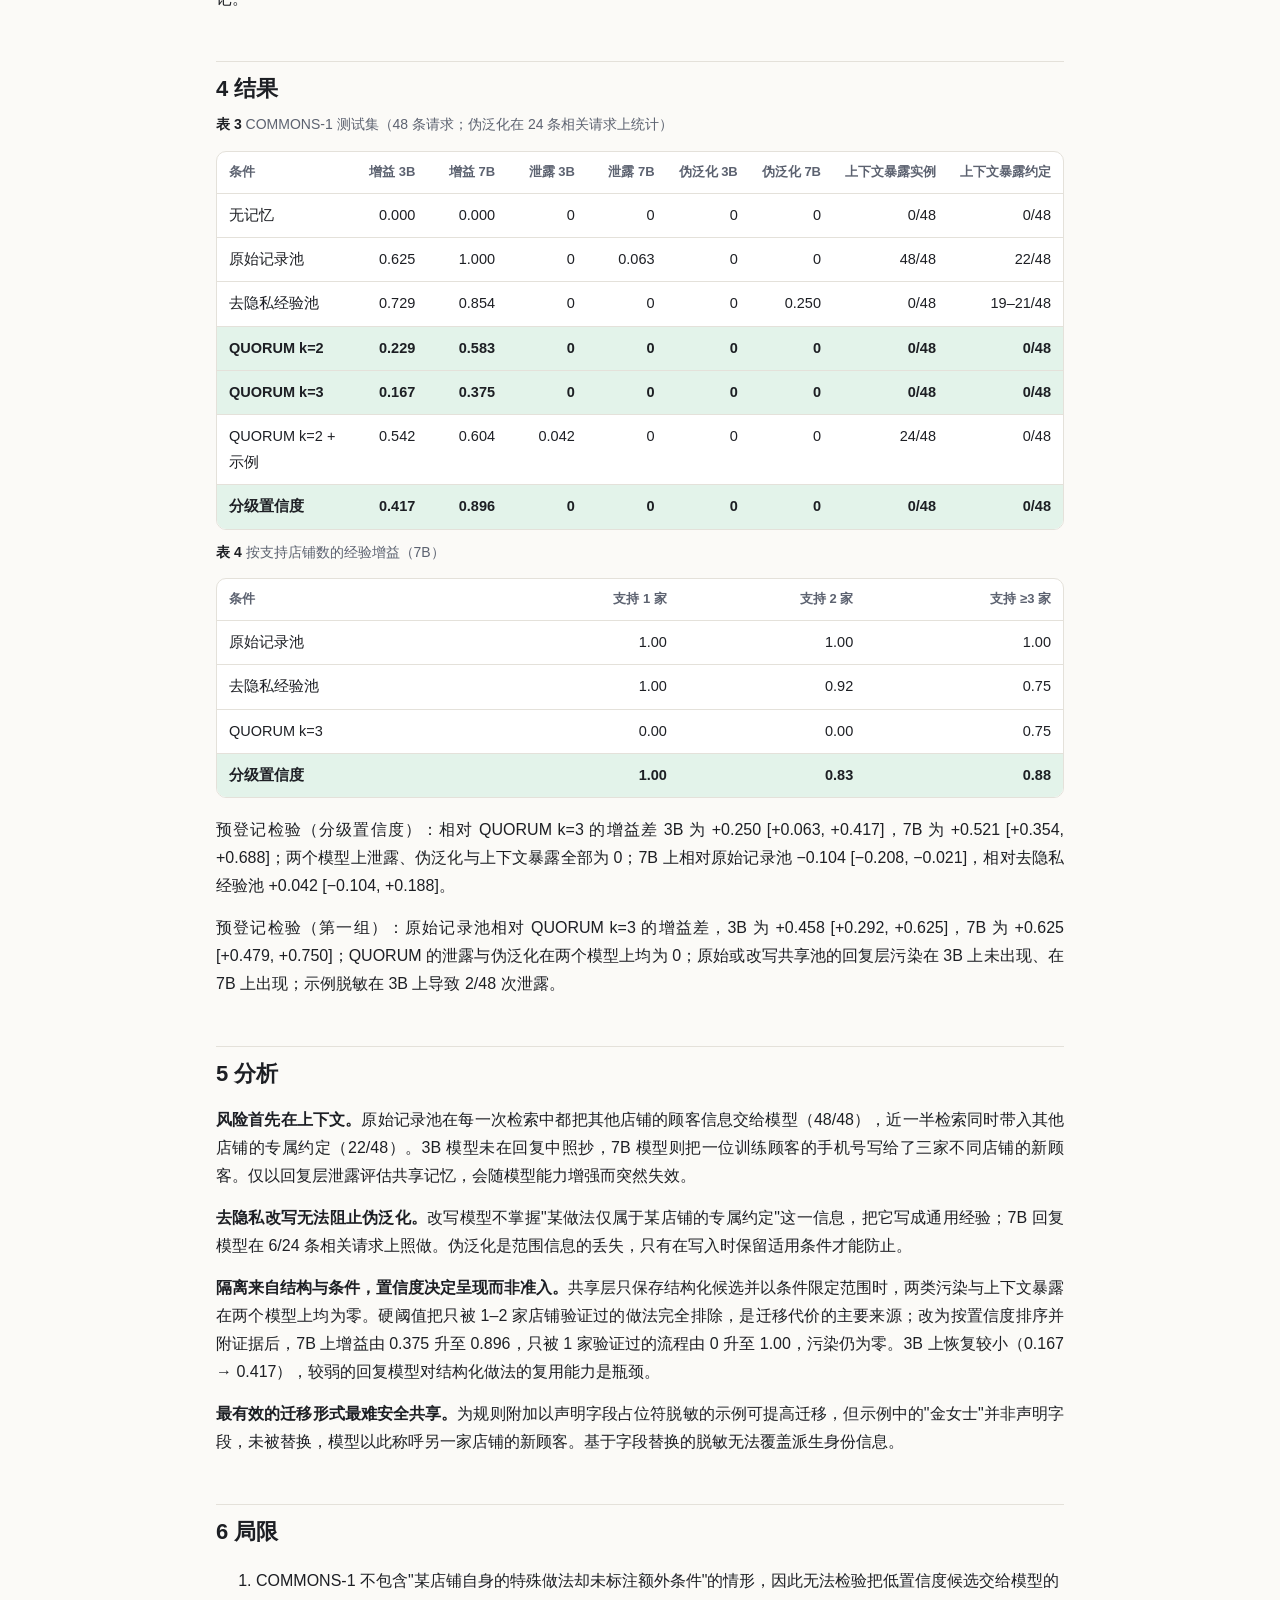
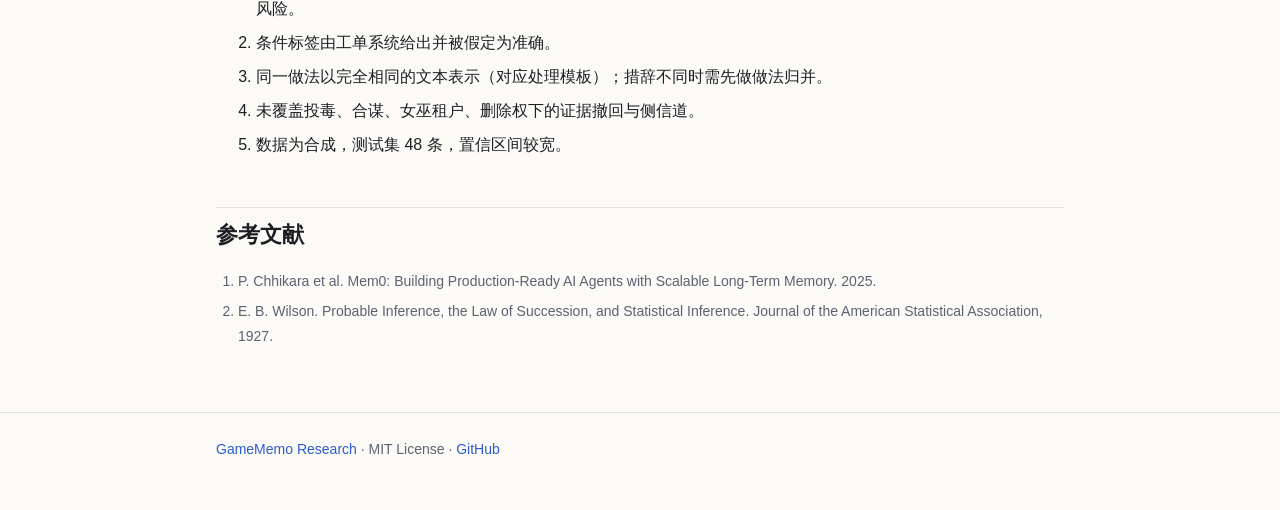
<file: shared-memory/index.html>
<!doctype html>
<html lang="zh-CN">
<head>
<meta charset="utf-8">
<meta name="viewport" content="width=device-width, initial-scale=1">
<title>Confidence-Based Shared Memory</title>
<meta name="description" content="Confidence-Based Updating of Shared Memory for Multi-Tenant Agents. 多租户智能体共享记忆的置信度更新：GameMemo 项目技术报告。">
<link rel="stylesheet" href="../assets/style.css">
</head>
<body>
<header class="top"><div class="wrap">
  <a class="brand" href="../">GameMemo</a>
  <nav>
    <a href="#method">方法</a>
    <a href="#setup">实验设置</a>
    <a href="#results">结果</a>
    <a href="https://github.com/haochen2115/GameMemo/blob/shared-memory/docs/PAPER.md">全文</a>
  </nav>
</div></header>

<main class="wrap paper">
<section class="hero">
  <p class="eyebrow">GameMemo 项目技术报告 · 2026 年 10 月 · 分支 shared-memory</p>
  <h1>Confidence-Based Updating of Shared Memory for Multi-Tenant Agents<span class="sub">多租户智能体共享记忆的置信度更新</span></h1>
  <div class="buttons">
    <a class="btn primary" href="https://github.com/haochen2115/GameMemo/blob/shared-memory/docs/PAPER.md">报告全文</a>
    <a class="btn" href="https://github.com/haochen2115/GameMemo/tree/shared-memory">代码</a>
    <a class="btn" href="https://github.com/haochen2115/GameMemo/blob/shared-memory/docs/EXPERIMENTS.md">实验记录</a>
    <a class="btn" href="https://github.com/haochen2115/GameMemo/blob/shared-memory/docs/THREAT_MODEL.md">威胁模型</a>
  </div>
</section>

<section class="abstract">
  <h2 class="plain">摘要</h2>
  <p>当一个长期运行的智能体同时服务多个租户（例如为电商平台上的多家店铺提供客服）时，共享记忆需要同时满足两个相互冲突的目标：把在部分租户上获得的经验迁移到新租户，同时不让任何租户的具体信息或专属约定进入其他租户的上下文。我们将后者的失败区分为<strong>实例泄露</strong>与<strong>伪泛化</strong>。本文主张共享记忆应当<strong>基于置信度更新</strong>：共享层只保存结构化的候选做法及其在不同租户上的成功与失败证据，原始交互始终保留在租户私有层；每条新记录更新对应候选的证据与置信度，候选的适用范围由触发条件限定。我们给出两种实例化——硬阈值的 QUORUM 与分级置信度检索——并在不接触被测代码的作者编写的中文多店铺客服基准 COMMONS-1 上，以 3B 与 7B 两个本地模型进行预登记实验。原始记录共享池使 7B 模型将一家训练店铺顾客的手机号告知其他店铺的新顾客，且每次检索都暴露其他店铺的实例信息；语言模型去隐私改写的经验池消除了实例暴露，却在 25% 的相关请求上把其他店铺的专属约定施加给新顾客。基于置信度更新的共享记忆在两个模型上均实现泄露、伪泛化与上下文暴露为零；硬阈值版本以经验迁移下降为代价；以分级置信度代替硬阈值后，7B 上的经验增益恢复到 0.896，接近原始记录共享（1.000），且泄露、伪泛化与上下文暴露仍为零。</p>
</section>

<h2>1 引言</h2>
<p>个人记忆只有一个主体：准确记住当前用户。共享记忆有两个可能冲突的主体：<strong>迁移</strong>，即把在先前租户上验证有效的做法用于新租户；<strong>隔离</strong>，即不把任何先前租户的具体实例或未经授权的特例带入新租户。访问控制只能隐藏某一条记录，却无法阻止摘要模型把记录内容写入全局可读的摘要，因此隔离必须约束共享记忆的写入路径。</p>
<p class="caption"><strong>表 1</strong> 共享记忆的两类污染</p>
<div class="table-scroll"><table>
  <tr><th>污染</th><th>定义</th><th>COMMONS-1 中观察到的实例</th></tr>
  <tr><td>实例泄露</td><td>其他租户的具体信息出现在当前租户的上下文或回复中</td><td>向新顾客说"请保持电话 15081967273 畅通"，该号码属于另一家店铺的顾客</td></tr>
  <tr><td>伪泛化</td><td>仅在特定租户、特定条件下成立的做法被施加于不满足条件的租户</td><td>把一家玻璃器皿店"破损补发并加赠防震收纳盒"的约定承诺给其他店铺的顾客</td></tr>
</table></div>

<h2 id="method">2 方法：基于置信度更新的共享记忆</h2>
<div class="figure"><img src="../assets/shared-memory-overview.png" alt="两层共享记忆：租户私有层保存原始交互与私有事实；共享层只接收结构化候选及其独立租户证据。"></div>
<p class="caption"><strong>图 1</strong> 两层结构。原始交互与私有事实只写入租户私有层；共享层只接收结构化候选（问题类型、触发条件、做法）及其在不同租户上的证据。</p>
<h3>2.1 两层存储</h3>
<p>共享层接收的每条候选只包含问题类型、触发条件标签与做法；候选在进入候选账本前须通过安全策略检查（不得包含所声明的私有事实、租户标识或常见标识符模式）。</p>
<h3>2.2 置信度更新</h3>
<p>对候选 c，记 S<sub>c</sub>、F<sub>c</sub> 为在其上成功与失败的<strong>不同</strong>租户数（同一租户重复记录只计一次，以加盐哈希令牌计数）。每条新记录更新 (S<sub>c</sub>, F<sub>c</sub>)，并以成功率的 Wilson 单侧 95% 下界作为置信度 conf(c) [2]。1、2、3 家租户成功且无失败时，置信度分别为 0.27、0.42、0.53；失败使置信度下降，候选可能因此退出共享层。</p>
<h3>2.3 条件化适用范围</h3>
<p>仅当当前请求的条件标签包含候选的全部条件标签时，候选才可被检索。带额外条件（如 vip_member）的店铺专属约定，在不满足该条件的租户上不可检索。</p>
<h3>2.4 两种实例化</h3>
<ul class="tight">
  <li><strong>QUORUM（硬阈值）</strong>：S<sub>c</sub> ≥ k、成功率与失败数满足阈值时进入共享规则集。</li>
  <li><strong>分级置信度</strong>：返回条件匹配且 S<sub>c</sub> ≥ 1 的全部候选，按置信度排序，并把证据与置信度一并交给回复模型。</li>
</ul>

<h2 id="setup">3 实验设置</h2>
<p><strong>COMMONS-1。</strong>一个电商平台的客服智能体为多家店铺服务。由不接触被测代码的作者编写：8 个平台内部处理流程（每个含一个模型无法凭常识猜得的编造操作名，如「资金回流核单」）、4 个店铺专属约定与全部对话。12 家训练店铺按顺序产生 29 条处理记录：8 个流程分别有 5/4/3/3/2/2/1/1 家店铺成功处理过，另有 4 条失败记录与 4 条专属约定记录。8 家留出店铺（2 开发 / 6 测试）的顾客就这 8 类问题求助，测试集 48 条。顾客姓名、订单号、手机号、地址由带固定种子的计划生成，作为金丝雀。</p>
<p class="caption"><strong>表 2</strong> 比较的共享记忆</p>
<div class="table-scroll"><table>
  <tr><th>条件</th><th>共享层内容</th><th>检索</th></tr>
  <tr><td>无记忆</td><td>—</td><td>—</td></tr>
  <tr><td>原始记录池</td><td>所有店铺的原始处理记录</td><td>相似度 top-3</td></tr>
  <tr><td>去隐私经验池</td><td>语言模型把每条成功记录改写为去除个人与店铺信息的经验</td><td>相似度 top-3</td></tr>
  <tr class="ours"><td>QUORUM（k = 2, 3）</td><td>至少 k 家不同店铺成功的结构化做法</td><td>条件匹配</td></tr>
  <tr><td>QUORUM + 示例</td><td>同上，附一条以声明字段占位符脱敏的处理示例</td><td>条件匹配</td></tr>
  <tr class="ours"><td>分级置信度</td><td>全部结构化候选及其证据与置信度</td><td>条件匹配，按置信度排序</td></tr>
</table></div>
<p><strong>指标。</strong>经验增益：回复中出现该流程的操作名；实例泄露：回复中出现训练店铺的金丝雀或训练顾客的"姓 + 称呼"；伪泛化：回复中出现专属约定关键词（测试集 24 条相关请求）；上下文暴露：交给模型的记忆内容中出现其他店铺的实例或专属约定。全部为确定性判分；比较使用按条配对的 bootstrap 95% 置信区间。</p>
<p><strong>协议。</strong>测试前登记假设。封存更正：数据文件因 .gitignore 规则在测试后才进入仓库；由固定种子计划与作者文本重新组装所得文件与运行所用文件逐字节一致，生成时间早于测试运行。分级置信度条件提出于第一组测试结果之后，单独预登记。</p>

<h2 id="results">4 结果</h2>
<p class="caption"><strong>表 3</strong> COMMONS-1 测试集（48 条请求；伪泛化在 24 条相关请求上统计）</p>
<div class="table-scroll" id="conf-table"><table>
  <tr><th>条件</th><th class="num">增益 3B</th><th class="num">增益 7B</th><th class="num">泄露 3B</th><th class="num">泄露 7B</th><th class="num">伪泛化 3B</th><th class="num">伪泛化 7B</th><th class="num">上下文暴露实例</th><th class="num">上下文暴露约定</th></tr>
  <tr><td>无记忆</td><td class="num">0.000</td><td class="num">0.000</td><td class="num">0</td><td class="num">0</td><td class="num">0</td><td class="num">0</td><td class="num">0/48</td><td class="num">0/48</td></tr>
  <tr><td>原始记录池</td><td class="num">0.625</td><td class="num">1.000</td><td class="num">0</td><td class="num">0.063</td><td class="num">0</td><td class="num">0</td><td class="num">48/48</td><td class="num">22/48</td></tr>
  <tr><td>去隐私经验池</td><td class="num">0.729</td><td class="num">0.854</td><td class="num">0</td><td class="num">0</td><td class="num">0</td><td class="num">0.250</td><td class="num">0/48</td><td class="num">19–21/48</td></tr>
  <tr class="ours"><td>QUORUM k=2</td><td class="num">0.229</td><td class="num">0.583</td><td class="num">0</td><td class="num">0</td><td class="num">0</td><td class="num">0</td><td class="num">0/48</td><td class="num">0/48</td></tr>
  <tr class="ours"><td>QUORUM k=3</td><td class="num">0.167</td><td class="num">0.375</td><td class="num">0</td><td class="num">0</td><td class="num">0</td><td class="num">0</td><td class="num">0/48</td><td class="num">0/48</td></tr>
  <tr><td>QUORUM k=2 + 示例</td><td class="num">0.542</td><td class="num">0.604</td><td class="num">0.042</td><td class="num">0</td><td class="num">0</td><td class="num">0</td><td class="num">24/48</td><td class="num">0/48</td></tr>
  <tr class="ours" id="conf-row"><td>分级置信度</td><td class="num">0.417</td><td class="num">0.896</td><td class="num">0</td><td class="num">0</td><td class="num">0</td><td class="num">0</td><td class="num">0/48</td><td class="num">0/48</td></tr>
</table></div>
<p class="caption"><strong>表 4</strong> 按支持店铺数的经验增益（7B）</p>
<div class="table-scroll"><table>
  <tr><th>条件</th><th class="num">支持 1 家</th><th class="num">支持 2 家</th><th class="num">支持 ≥3 家</th></tr>
  <tr><td>原始记录池</td><td class="num">1.00</td><td class="num">1.00</td><td class="num">1.00</td></tr>
  <tr><td>去隐私经验池</td><td class="num">1.00</td><td class="num">0.92</td><td class="num">0.75</td></tr>
  <tr><td>QUORUM k=3</td><td class="num">0.00</td><td class="num">0.00</td><td class="num">0.75</td></tr>
  <tr class="ours"><td>分级置信度</td><td class="num">1.00</td><td class="num">0.83</td><td class="num">0.88</td></tr>
</table></div>
<p>预登记检验（分级置信度）：相对 QUORUM k=3 的增益差 3B 为 +0.250 [+0.063, +0.417]，7B 为 +0.521 [+0.354, +0.688]；两个模型上泄露、伪泛化与上下文暴露全部为 0；7B 上相对原始记录池 −0.104 [−0.208, −0.021]，相对去隐私经验池 +0.042 [−0.104, +0.188]。</p>
<p>预登记检验（第一组）：原始记录池相对 QUORUM k=3 的增益差，3B 为 +0.458 [+0.292, +0.625]，7B 为 +0.625 [+0.479, +0.750]；QUORUM 的泄露与伪泛化在两个模型上均为 0；原始或改写共享池的回复层污染在 3B 上未出现、在 7B 上出现；示例脱敏在 3B 上导致 2/48 次泄露。</p>

<h2>5 分析</h2>
<p><strong>风险首先在上下文。</strong>原始记录池在每一次检索中都把其他店铺的顾客信息交给模型（48/48），近一半检索同时带入其他店铺的专属约定（22/48）。3B 模型未在回复中照抄，7B 模型则把一位训练顾客的手机号写给了三家不同店铺的新顾客。仅以回复层泄露评估共享记忆，会随模型能力增强而突然失效。</p>
<p><strong>去隐私改写无法阻止伪泛化。</strong>改写模型不掌握"某做法仅属于某店铺的专属约定"这一信息，把它写成通用经验；7B 回复模型在 6/24 条相关请求上照做。伪泛化是范围信息的丢失，只有在写入时保留适用条件才能防止。</p>
<p><strong>隔离来自结构与条件，置信度决定呈现而非准入。</strong>共享层只保存结构化候选并以条件限定范围时，两类污染与上下文暴露在两个模型上均为零。硬阈值把只被 1–2 家店铺验证过的做法完全排除，是迁移代价的主要来源；改为按置信度排序并附证据后，7B 上增益由 0.375 升至 0.896，只被 1 家验证过的流程由 0 升至 1.00，污染仍为零。3B 上恢复较小（0.167 → 0.417），较弱的回复模型对结构化做法的复用能力是瓶颈。</p>
<p><strong>最有效的迁移形式最难安全共享。</strong>为规则附加以声明字段占位符脱敏的示例可提高迁移，但示例中的"金女士"并非声明字段，未被替换，模型以此称呼另一家店铺的新顾客。基于字段替换的脱敏无法覆盖派生身份信息。</p>

<h2>6 局限</h2>
<ol class="contrib">
  <li>COMMONS-1 不包含"某店铺自身的特殊做法却未标注额外条件"的情形，因此无法检验把低置信度候选交给模型的风险。</li>
  <li>条件标签由工单系统给出并被假定为准确。</li>
  <li>同一做法以完全相同的文本表示（对应处理模板）；措辞不同时需先做做法归并。</li>
  <li>未覆盖投毒、合谋、女巫租户、删除权下的证据撤回与侧信道。</li>
  <li>数据为合成，测试集 48 条，置信区间较宽。</li>
</ol>

<h2>参考文献</h2>
<ol class="refs">
  <li>P. Chhikara et al. Mem0: Building Production-Ready AI Agents with Scalable Long-Term Memory. 2025.</li>
  <li>E. B. Wilson. Probable Inference, the Law of Succession, and Statistical Inference. Journal of the American Statistical Association, 1927.</li>
</ol>
</main>

<footer><div class="wrap"><a href="../">GameMemo Research</a> · MIT License · <a href="https://github.com/haochen2115/GameMemo">GitHub</a></div></footer>
</body>
</html>
</file>
<file: assets/style.css>
:root {
  --bg: #fbfaf7;
  --surface: #ffffff;
  --ink: #1d1f24;
  --muted: #5c6270;
  --line: #e4e1da;
  --accent: #2f5bd3;
  --accent-soft: #e8eefc;
  --good: #1f7a4d;
  --good-soft: #e3f3ea;
  --warn: #9a5b00;
  --warn-soft: #fbf0dd;
  --bar-base: #c9ccd3;
  --code-bg: #f3f1ec;
  --radius: 10px;
  --maxw: 880px;
  color-scheme: light;
}
@media (prefers-color-scheme: dark) {
  :root {
    --bg: #14161b;
    --surface: #1b1e24;
    --ink: #e8e9ec;
    --muted: #a3a8b3;
    --line: #2c3038;
    --accent: #7ea2ff;
    --accent-soft: #1f2a44;
    --good: #5fd39a;
    --good-soft: #17342a;
    --warn: #f0b660;
    --warn-soft: #3a2c15;
    --bar-base: #464b56;
    --code-bg: #22252c;
    color-scheme: dark;
  }
}
* { box-sizing: border-box; }
html { -webkit-text-size-adjust: 100%; }
body {
  margin: 0;
  background: var(--bg);
  color: var(--ink);
  font: 16px/1.75 -apple-system, BlinkMacSystemFont, "Segoe UI", "PingFang SC", "Hiragino Sans GB",
        "Noto Sans CJK SC", "Microsoft YaHei", sans-serif;
}
a { color: var(--accent); text-decoration: none; }
a:hover { text-decoration: underline; }
.wrap { max-width: var(--maxw); margin: 0 auto; padding: 0 16px; }
header.top {
  border-bottom: 1px solid var(--line);
  background: var(--surface);
}
header.top .wrap { display: flex; gap: 20px; align-items: center; height: 56px; flex-wrap: wrap; }
header.top .brand { font-weight: 700; color: var(--ink); }
header.top nav { display: flex; gap: 16px; font-size: 15px; }
.hero { padding: 56px 0 28px; }
.eyebrow { font-size: 13px; letter-spacing: .08em; text-transform: uppercase; color: var(--muted); margin: 0 0 8px; }
h1 { font-size: clamp(28px, 5vw, 40px); line-height: 1.25; margin: 0 0 8px; letter-spacing: -.01em; }
h1 .sub { display: block; font-size: .6em; font-weight: 500; color: var(--muted); margin-top: 8px; letter-spacing: 0; }
h2 { font-size: 24px; margin: 48px 0 12px; padding-top: 8px; border-top: 1px solid var(--line); }
h3 { font-size: 18px; margin: 28px 0 8px; }
p { margin: 0 0 14px; }
.meta { color: var(--muted); font-size: 15px; }
.buttons { display: flex; gap: 10px; flex-wrap: wrap; margin: 18px 0 0; }
.btn {
  display: inline-block; padding: 8px 14px; border-radius: 999px; font-size: 14px; font-weight: 600;
  border: 1px solid var(--line); background: var(--surface); color: var(--ink);
}
.btn.primary { background: var(--accent); border-color: var(--accent); color: #fff; }
@media (prefers-color-scheme: dark) { .btn.primary { color: #0e1320; } }
.tldr {
  background: var(--accent-soft); border-radius: var(--radius); padding: 18px 20px; margin: 24px 0;
}
.tldr strong { color: var(--accent); }
.cards { display: grid; grid-template-columns: repeat(auto-fit, minmax(260px, 1fr)); gap: 16px; margin: 24px 0; }
.card {
  background: var(--surface); border: 1px solid var(--line); border-radius: var(--radius); padding: 22px;
  display: flex; flex-direction: column;
}
.card h3 { margin-top: 0; }
.card .tag { font-size: 12px; font-weight: 700; letter-spacing: .06em; text-transform: uppercase; margin-bottom: 8px; }
.tag.formal { color: var(--good); }
.tag.preview { color: var(--warn); }
.card p { color: var(--muted); font-size: 15px; }
.card .more { margin-top: auto; font-weight: 600; }
.stats { display: grid; grid-template-columns: repeat(auto-fit, minmax(150px, 1fr)); gap: 12px; margin: 20px 0; }
.stat { background: var(--surface); border: 1px solid var(--line); border-radius: var(--radius); padding: 14px 16px; }
.stat .n { font-size: 28px; font-weight: 700; line-height: 1.2; font-variant-numeric: tabular-nums; }
.stat .l { font-size: 13px; color: var(--muted); }
.table-scroll { overflow-x: auto; margin: 12px 0 18px; border: 1px solid var(--line); border-radius: var(--radius); background: var(--surface); }
table { border-collapse: collapse; width: 100%; font-size: 14.5px; font-variant-numeric: tabular-nums; }
th, td { padding: 9px 12px; text-align: left; border-bottom: 1px solid var(--line); vertical-align: top; }
td.num, th.num { white-space: nowrap; }
th, td { min-width: 5.5em; }
th { font-weight: 600; color: var(--muted); font-size: 13px; }
tr:last-child td { border-bottom: 0; }
td.num, th.num { text-align: right; }
tr.ours td { background: var(--good-soft); font-weight: 600; }
.caption { font-size: 14px; color: var(--muted); margin-top: -8px; }
.bars { margin: 16px 0 8px; }
.bar-row { display: grid; grid-template-columns: 170px 1fr 52px; gap: 10px; align-items: center; margin: 7px 0; font-size: 14px; }
.bar-track { height: 14px; background: var(--line); border-radius: 7px; overflow: hidden; }
.bar-fill { height: 100%; background: var(--bar-base); border-radius: 7px; }
.bar-row.ours .bar-fill { background: var(--good); }
.bar-row.ours { font-weight: 700; }
.bar-val { text-align: right; font-variant-numeric: tabular-nums; }
@media (max-width: 520px) { .bar-row { grid-template-columns: 110px 1fr 44px; font-size: 13px; } }
.quote { border-left: 3px solid var(--accent); padding: 4px 0 4px 14px; margin: 14px 0; color: var(--muted); }
.figure { background: var(--surface); border: 1px solid var(--line); border-radius: var(--radius); padding: 18px; margin: 18px 0; }
.figure svg, .figure img { width: 100%; height: auto; display: block; }
.note { background: var(--warn-soft); border-radius: var(--radius); padding: 14px 18px; margin: 18px 0; font-size: 15px; }
code, pre { font-family: ui-monospace, SFMono-Regular, Menlo, Consolas, monospace; font-size: 13.5px; }
code { background: var(--code-bg); padding: 1px 5px; border-radius: 4px; }
pre { background: var(--code-bg); padding: 14px 16px; border-radius: var(--radius); overflow-x: auto; line-height: 1.55; }
pre code { background: none; padding: 0; }
ol.contrib li, ul.tight li { margin-bottom: 6px; }
footer { border-top: 1px solid var(--line); margin-top: 64px; padding: 24px 0 48px; color: var(--muted); font-size: 14px; }
.svg-ink { fill: var(--ink); }
.svg-muted { fill: var(--muted); }
.svg-box { fill: var(--surface); stroke: var(--line); stroke-width: 1.5; }
.svg-box-accent { fill: var(--accent-soft); stroke: var(--accent); stroke-width: 1.5; }
.svg-box-good { fill: var(--good-soft); stroke: var(--good); stroke-width: 1.5; }
.svg-line { stroke: var(--muted); stroke-width: 1.5; fill: none; }
.svg-arrow { fill: var(--muted); }
.figure.wide { overflow-x: auto; }
.figure.wide svg { min-width: 640px; }
/* academic report layout */
.paper p { text-align: justify; }
.abstract { background: var(--surface); border: 1px solid var(--line); border-left: 3px solid var(--accent);
  border-radius: var(--radius); padding: 18px 22px; margin: 24px 0 8px; }
.abstract h2.plain, h2.plain { border: 0; margin: 0 0 8px; padding: 0; font-size: 17px; letter-spacing: .04em; }
.paper h2 { font-size: 22px; }
.paper h3 { font-size: 17px; }
.caption strong { color: var(--ink); }
.pending { color: var(--warn); font-weight: 600; }
td.pending { text-align: center; padding: 16px; }
ol.refs { font-size: 14px; color: var(--muted); padding-left: 22px; }
ol.refs li { margin-bottom: 6px; }
</file>
